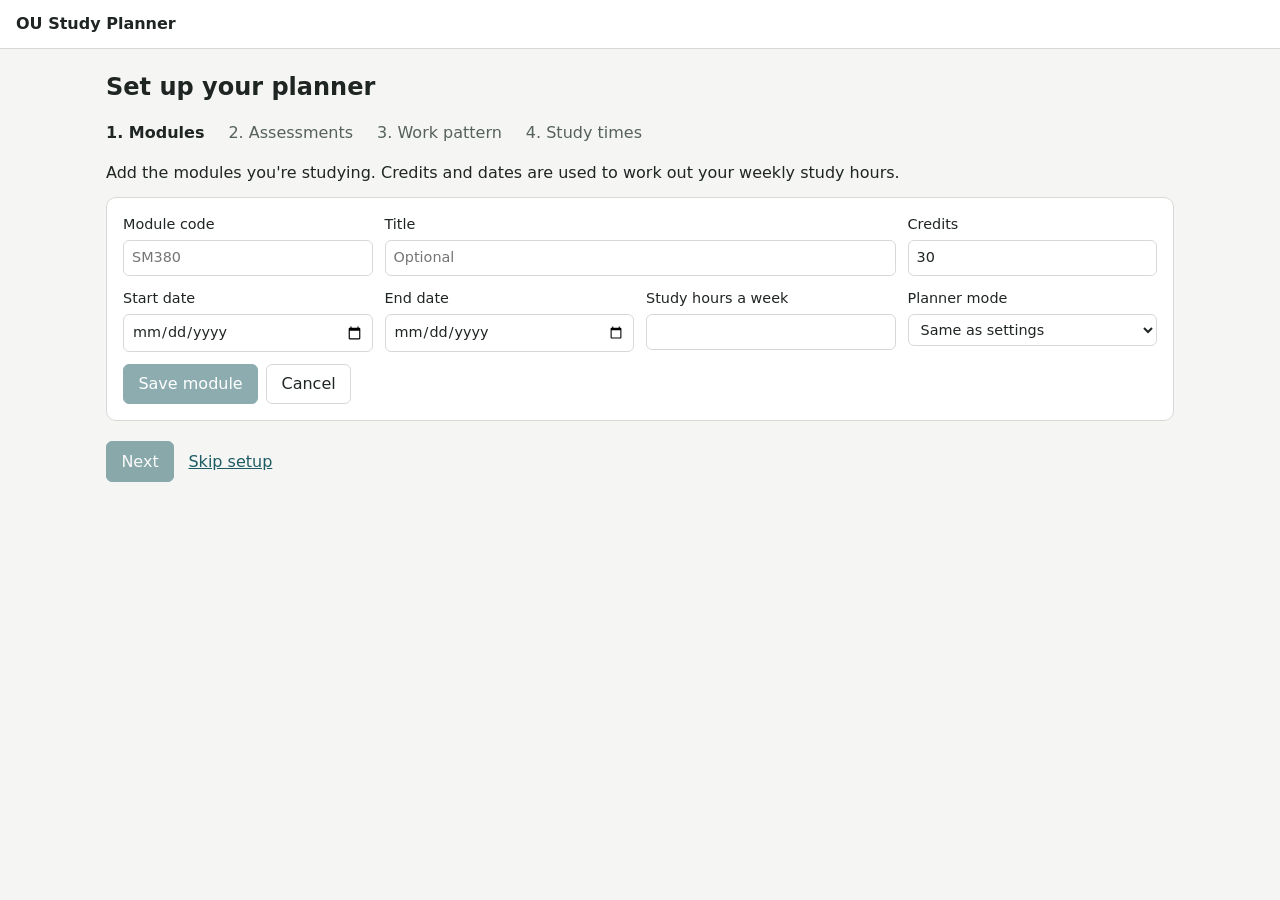
<file: index.html>
<!doctype html>
<html lang="en-GB">
<head>
  <meta charset="utf-8">
  <meta name="viewport" content="width=device-width, initial-scale=1">
  <title>OU Study Planner</title>
  <meta name="description" content="Plan OU study around work, tutorials and deadlines">
  <meta name="theme-color" content="#1d5c63">
  <link rel="manifest" href="manifest.json">
  <link rel="icon" href="icons/icon-192.png">
  <link rel="apple-touch-icon" href="icons/icon-180.png">
  <link rel="stylesheet" href="css/theme.css">
  <link rel="stylesheet" href="css/app.css">
  <script>
    // set theme early to avoid a flash
    try {
      const theme = localStorage.getItem('theme')
      if (theme === 'light' || theme === 'dark') document.documentElement.dataset.theme = theme
    } catch {}

    // an update can leave a mix of old and new files for one load, reload once to get the new set
    window.addEventListener('error', event => {
      if (!/does not provide an export|is not defined/.test(event.message)) return
      try {
        if (sessionStorage.getItem('reloaded')) return
        sessionStorage.setItem('reloaded', '1')
      } catch {
        return
      }
      location.reload()
    })
  </script>
</head>
<body>
  <div id="app"></div>
  <noscript>OU Study Planner needs JavaScript turned on.</noscript>
  <script src="vendor/vue.global.prod.js"></script>
  <script src="vendor/dexie.min.js"></script>
  <script src="vendor/fullcalendar.min.js"></script>
  <script type="module" src="js/app.js"></script>
</body>
</html>
</file>
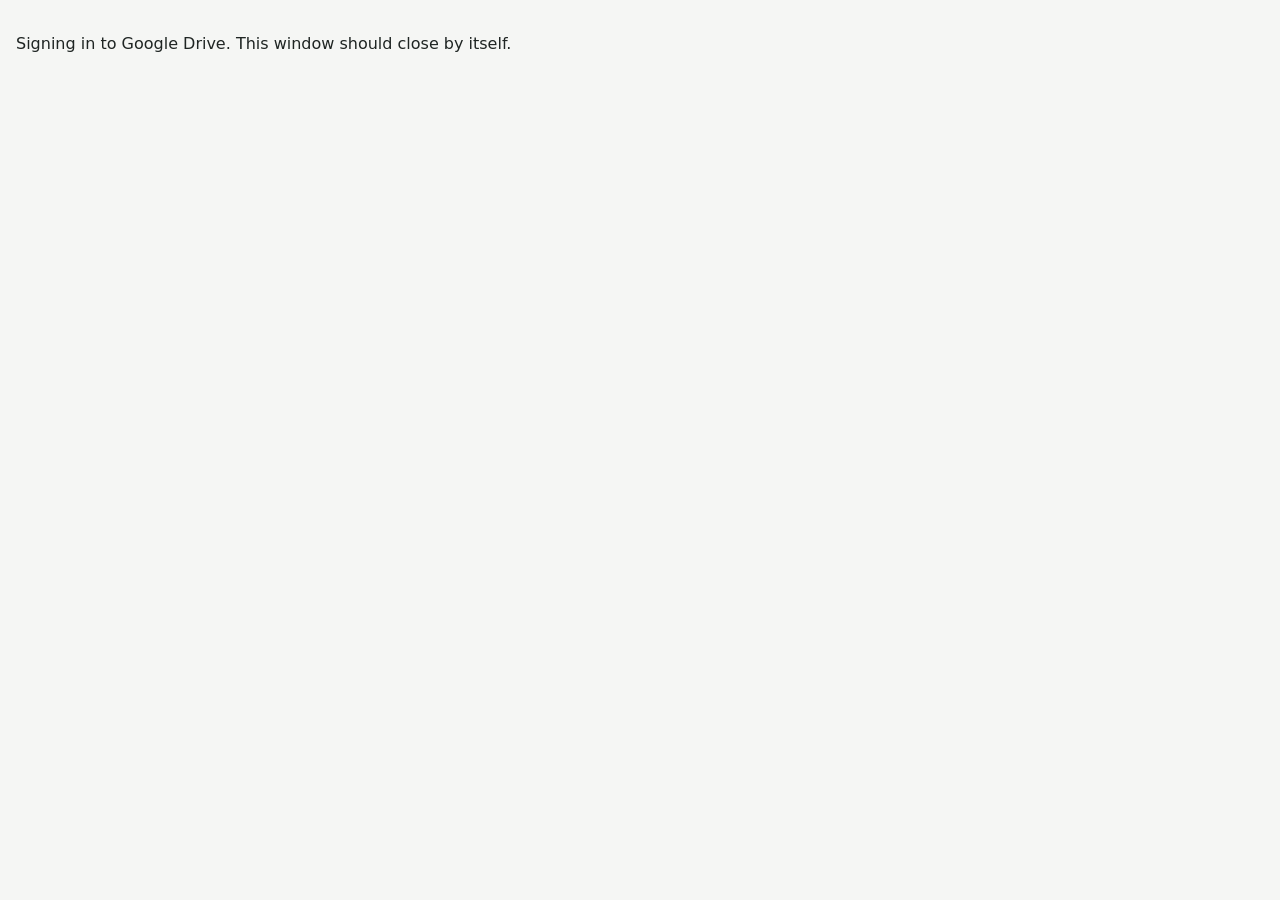
<file: oauth.html>
<!doctype html>
<html lang="en-GB">
<head>
  <meta charset="utf-8">
  <meta name="viewport" content="width=device-width, initial-scale=1">
  <title>Signing in</title>
  <style>
    body { margin: 2rem 1rem; font: 16px/1.5 system-ui, sans-serif; background: #f5f6f4; color: #1f2523; }
    @media (prefers-color-scheme: dark) { body { background: #141917; color: #e5eae7; } }
  </style>
</head>
<body>
  <p>Signing in to Google Drive. This window should close by itself.</p>
  <script>
    // send the token back to the app and close
    const params = new URLSearchParams(location.hash.slice(1))
    history.replaceState(null, '', location.pathname)
    localStorage.setItem('drive-result', JSON.stringify({
      state: params.get('state'),
      token: params.get('access_token'),
      expiresIn: Number(params.get('expires_in')),
      error: params.get('error')
    }))
    window.close()
  </script>
</body>
</html>
</file>
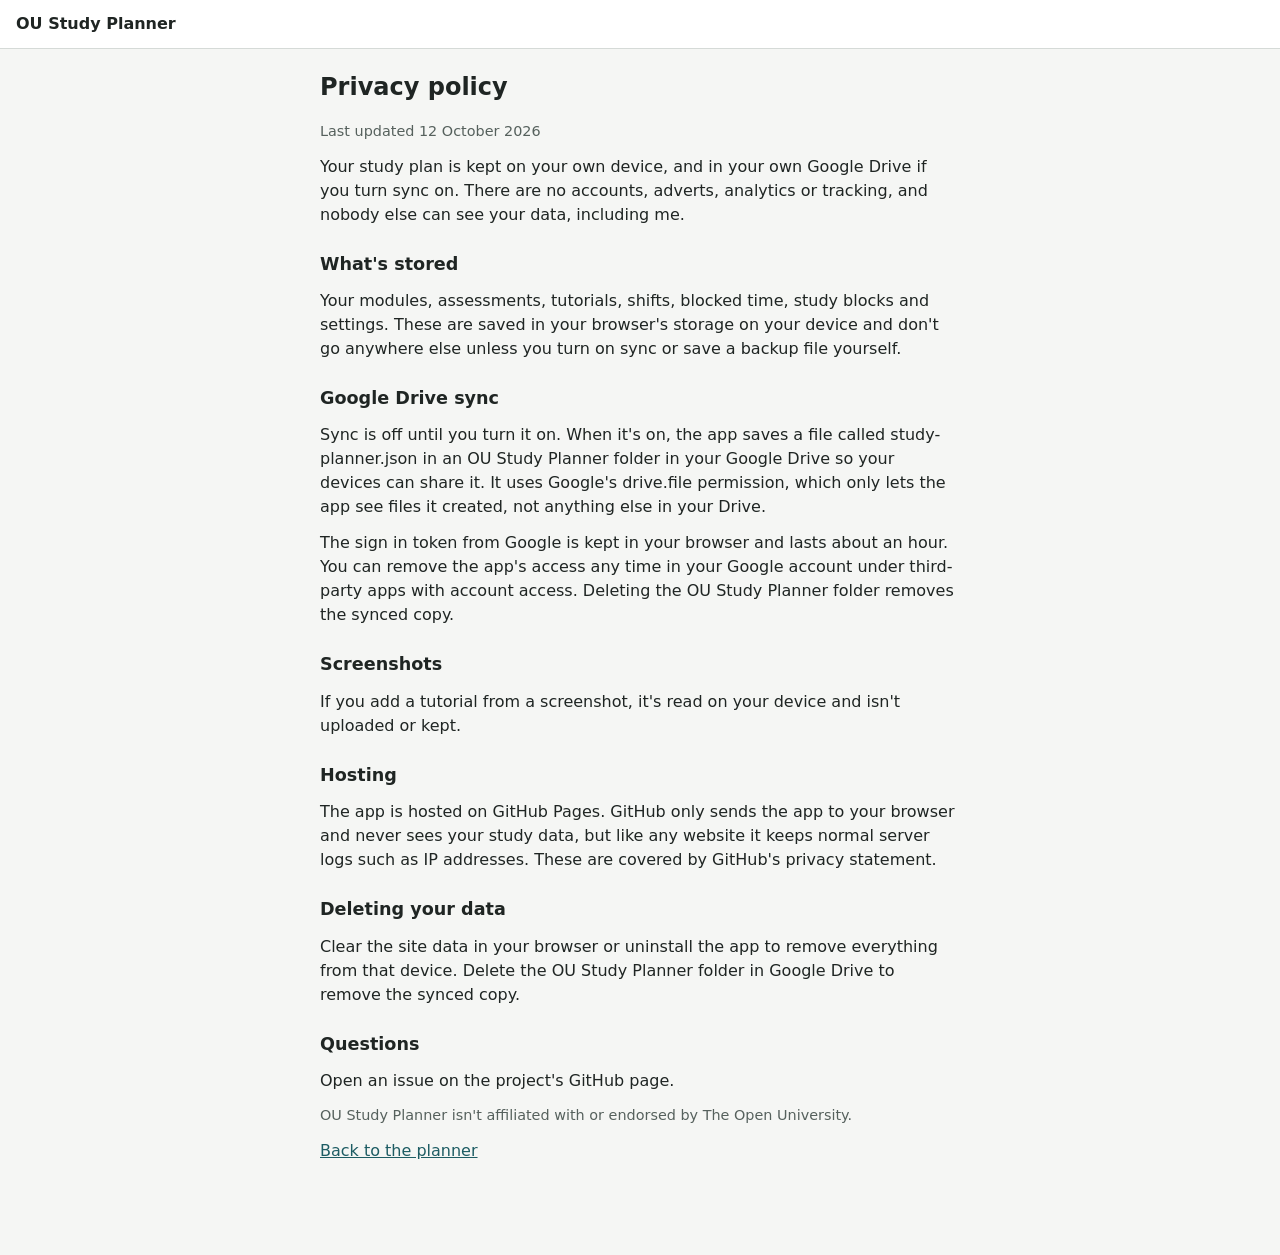
<file: privacy.html>
<!doctype html>
<html lang="en-GB">
<head>
  <meta charset="utf-8">
  <meta name="viewport" content="width=device-width, initial-scale=1">
  <title>Privacy policy - OU Study Planner</title>
  <link rel="stylesheet" href="css/theme.css">
  <link rel="stylesheet" href="css/app.css">
</head>
<body>
  <header class="top">
    <a href="./" class="brand">OU Study Planner</a>
  </header>
  <main class="prose">
    <h1>Privacy policy</h1>
    <p class="hint">Last updated 12 October 2026</p>

    <p>Your study plan is kept on your own device, and in your own Google Drive if you turn sync on. There are no accounts, adverts, analytics or tracking, and nobody else can see your data, including me.</p>

    <h2>What's stored</h2>
    <p>Your modules, assessments, tutorials, shifts, blocked time, study blocks and settings. These are saved in your browser's storage on your device and don't go anywhere else unless you turn on sync or save a backup file yourself.</p>

    <h2>Google Drive sync</h2>
    <p>Sync is off until you turn it on. When it's on, the app saves a file called study-planner.json in an OU Study Planner folder in your Google Drive so your devices can share it. It uses Google's drive.file permission, which only lets the app see files it created, not anything else in your Drive.</p>
    <p>The sign in token from Google is kept in your browser and lasts about an hour. You can remove the app's access any time in your Google account under third-party apps with account access. Deleting the OU Study Planner folder removes the synced copy.</p>

    <h2>Screenshots</h2>
    <p>If you add a tutorial from a screenshot, it's read on your device and isn't uploaded or kept.</p>

    <h2>Hosting</h2>
    <p>The app is hosted on GitHub Pages. GitHub only sends the app to your browser and never sees your study data, but like any website it keeps normal server logs such as IP addresses. These are covered by GitHub's privacy statement.</p>

    <h2>Deleting your data</h2>
    <p>Clear the site data in your browser or uninstall the app to remove everything from that device. Delete the OU Study Planner folder in Google Drive to remove the synced copy.</p>

    <h2>Questions</h2>
    <p>Open an issue on the project's GitHub page.</p>

    <p class="hint">OU Study Planner isn't affiliated with or endorsed by The Open University.</p>
    <p><a href="./">Back to the planner</a></p>
  </main>
</body>
</html>
</file>
<file: css/theme.css>
/* light, text contrast 4.5:1 or better */
:root {
  color-scheme: light;
  --bg: #f5f6f4;
  --surface: #ffffff;
  --text: #1f2523;
  --muted: #56615d;
  --border: #d5dad7;
  --accent: #1d5c63;
  --on-accent: #ffffff;
  --accent-soft: #e2eff0;
  --danger: #a3302a;
  --today: #eef5f5;

  --work: #d3dae2;
  --on-work: #1f2a35;
  --blocked: #f2e2b0;
  --on-blocked: #3d2f05;
  --due: #a3302a;
  --on-due: #ffffff;
  --tutorial: #ddd3f0;
  --on-tutorial: #2b1d4a;
  --study: #1d5c63;
  --on-study: #ffffff;
  --suggested: #e2eff0;
  --on-suggested: #123b40;
  --free: #8fc79a;
  --warn-bg: #fbeee0;
  --warn-text: #5a2d00;

  /* one colour per module, cycling after five */
  --mod-0: #1d5c63; --mod-1: #8a3b6e; --mod-2: #b5532a; --mod-3: #2f7d4f; --mod-4: #2f5d9e;
  --on-mod: #ffffff;
}

/* dark, chosen or from the system setting */
:root[data-theme="dark"] {
  color-scheme: dark;
  --bg: #141917;
  --surface: #1d2422;
  --text: #e5eae7;
  --muted: #a0aca7;
  --border: #36403c;
  --accent: #74b9c1;
  --on-accent: #0d1716;
  --accent-soft: #23393b;
  --danger: #ec8a82;
  --today: #1f2d2c;

  --work: #3a4552;
  --on-work: #e8edf2;
  --blocked: #5c4b19;
  --on-blocked: #f7ecc8;
  --due: #ec8a82;
  --on-due: #1d0b09;
  --tutorial: #45386a;
  --on-tutorial: #ece6fb;
  --study: #74b9c1;
  --on-study: #0d1716;
  --suggested: #23393b;
  --on-suggested: #d4ecef;
  --free: #3f7a4a;
  --warn-bg: #3b2a17;
  --warn-text: #f6dcbc;

  --mod-0: #74b9c1; --mod-1: #e59ac4; --mod-2: #f0a07a; --mod-3: #8fd3a3; --mod-4: #8fb4f0;
  --on-mod: #0d1716;
}

@media (prefers-color-scheme: dark) {
  :root:not([data-theme="light"]) {
    color-scheme: dark;
    --bg: #141917;
    --surface: #1d2422;
    --text: #e5eae7;
    --muted: #a0aca7;
    --border: #36403c;
    --accent: #74b9c1;
    --on-accent: #0d1716;
    --accent-soft: #23393b;
    --danger: #ec8a82;
    --today: #1f2d2c;

    --work: #3a4552;
    --on-work: #e8edf2;
    --blocked: #5c4b19;
    --on-blocked: #f7ecc8;
    --due: #ec8a82;
    --on-due: #1d0b09;
    --tutorial: #45386a;
    --on-tutorial: #ece6fb;
    --study: #74b9c1;
    --on-study: #0d1716;
    --suggested: #23393b;
    --on-suggested: #d4ecef;
    --free: #3f7a4a;
    --warn-bg: #3b2a17;
    --warn-text: #f6dcbc;

    --mod-0: #74b9c1; --mod-1: #e59ac4; --mod-2: #f0a07a; --mod-3: #8fd3a3; --mod-4: #8fb4f0;
    --on-mod: #0d1716;
  }
}
</file>
<file: css/app.css>
* { box-sizing: border-box; }

body {
  margin: 0;
  background: var(--bg);
  color: var(--text);
  font: 16px/1.5 system-ui, -apple-system, 'Segoe UI', Roboto, sans-serif;
}

h1 { font-size: 1.5rem; margin: 0 0 1rem; }
h2 { font-size: 1.1rem; margin: 0 0 .75rem; }
a { color: var(--accent); }
p { margin: 0 0 .75rem; }

/* header and nav */
.top {
  display: flex;
  align-items: center;
  justify-content: space-between;
  gap: 1rem;
  padding: .75rem 1rem;
  background: var(--surface);
  border-bottom: 1px solid var(--border);
}

.brand { font-weight: 600; color: var(--text); text-decoration: none; }

.top nav { display: flex; gap: .25rem; }

.top nav a {
  padding: .4rem .75rem;
  border-radius: 6px;
  color: var(--text);
  text-decoration: none;
}

.top nav a.active { background: var(--accent-soft); color: var(--accent); font-weight: 600; }

main { max-width: 1100px; margin: 0 auto; padding: 1.25rem 1rem 5rem; }

/* nav moves to the bottom on phones */
@media (max-width: 600px) {
  .top nav {
    position: fixed;
    inset: auto 0 0 0;
    justify-content: space-around;
    padding: .4rem .5rem calc(.4rem + env(safe-area-inset-bottom));
    background: var(--surface);
    border-top: 1px solid var(--border);
    z-index: 10;
  }
}

/* cards and lists */
.card {
  background: var(--surface);
  border: 1px solid var(--border);
  border-radius: 10px;
  padding: 1rem;
  margin-bottom: 1rem;
}

.card-head {
  display: flex;
  justify-content: space-between;
  align-items: flex-start;
  gap: 1rem;
  margin-bottom: .75rem;
}

.card-head h1, .card-head h2 { margin-bottom: .25rem; }
.title { font-weight: 400; }

.summary { display: flex; justify-content: space-between; align-items: center; gap: 1rem; }
.summary p { margin: 0; }

.list { list-style: none; padding: 0; margin: 0 0 1rem; }
.list li { display: flex; flex-wrap: wrap; gap: .25rem 1rem; padding: .5rem 0; border-top: 1px solid var(--border); }
.list li:first-child { border-top: 0; }

.hint { color: var(--muted); font-size: .9rem; }
.hint.error { color: var(--danger); }
.total { font-weight: 600; }

/* forms */
input, select, button { font: inherit; color: inherit; }

input, select {
  padding: .4rem .5rem;
  background: var(--surface);
  border: 1px solid var(--border);
  border-radius: 6px;
  min-width: 0;
}

input:focus-visible, select:focus-visible, button:focus-visible, a:focus-visible {
  outline: 2px solid var(--accent);
  outline-offset: 1px;
}

.grid {
  display: grid;
  grid-template-columns: repeat(auto-fill, minmax(200px, 1fr));
  gap: .75rem;
  margin-bottom: .75rem;
}

.grid label { display: flex; flex-direction: column; gap: .25rem; font-size: .9rem; }
.grid .wide { grid-column: span 2; }

@media (max-width: 480px) {
  .grid .wide { grid-column: auto; }
}

.row { display: flex; flex-wrap: wrap; align-items: center; gap: .5rem; margin-bottom: .5rem; }

.check { display: flex; align-items: center; gap: .5rem; margin: .5rem 0; }

fieldset { border: 0; padding: 0; margin: .75rem 0; display: flex; flex-wrap: wrap; gap: 0 1rem; }
legend { font-size: .9rem; padding: 0; margin-bottom: .25rem; }

.segmented { display: inline-flex; border: 1px solid var(--border); border-radius: 8px; overflow: hidden; }
.segmented label { padding: .4rem .9rem; cursor: pointer; }
.segmented label + label { border-left: 1px solid var(--border); }
.segmented input { position: absolute; opacity: 0; pointer-events: none; }
.segmented label:has(input:checked) { background: var(--accent); color: var(--on-accent); }
.segmented label:has(input:focus-visible) { outline: 2px solid var(--accent); outline-offset: -2px; }

/* buttons */
button {
  padding: .45rem .9rem;
  background: var(--surface);
  border: 1px solid var(--border);
  border-radius: 6px;
  cursor: pointer;
}

button:disabled { opacity: .5; cursor: not-allowed; }
button.primary { background: var(--accent); border-color: var(--accent); color: var(--on-accent); }
button.link { background: none; border: 0; padding: .25rem .4rem; color: var(--accent); text-decoration: underline; }
button.danger, button.link.danger { color: var(--danger); }

.actions { display: flex; flex-wrap: wrap; gap: .5rem; align-items: center; }
.actions.spaced { margin-top: 1.25rem; }

/* setup steps */
.steps { display: flex; gap: 1.5rem; padding: 0; margin: 0 0 1rem; list-style: none; counter-reset: step; }
.steps li { color: var(--muted); counter-increment: step; }
.steps li::before { content: counter(step) '. '; }
.steps li.current { color: var(--text); font-weight: 600; }

/* assessment parts */
.part {
  display: flex;
  flex-wrap: wrap;
  align-items: center;
  gap: .5rem .75rem;
  padding: .5rem 0;
  border-top: 1px solid var(--border);
}

.part-title { flex: 1 1 12rem; }
.part label { display: flex; align-items: center; gap: .3rem; font-size: .9rem; }
.part input[type="number"] { width: 4.5rem; }
.part.done .part-title { text-decoration: line-through; color: var(--muted); }

.progress-wrap { margin-top: 1rem; }
.progress { height: 8px; background: var(--border); border-radius: 4px; overflow: hidden; margin-bottom: .4rem; }
.progress span { display: block; height: 100%; background: var(--accent); }

/* week calendar */
.key { display: flex; flex-wrap: wrap; gap: 1rem; margin-bottom: .75rem; font-size: .9rem; }
.key span { display: flex; align-items: center; gap: .4rem; }
.swatch { width: .9rem; height: .9rem; border-radius: 3px; background: var(--fc-event-bg-color); }

.calendar { padding: .5rem; }

.fc {
  --fc-border-color: var(--border);
  --fc-page-bg-color: var(--surface);
  --fc-neutral-bg-color: var(--bg);
  --fc-today-bg-color: var(--today);
  --fc-now-indicator-color: var(--danger);
  --fc-button-text-color: var(--text);
  --fc-button-bg-color: var(--surface);
  --fc-button-border-color: var(--border);
  --fc-button-hover-bg-color: var(--accent-soft);
  --fc-button-hover-border-color: var(--border);
  --fc-button-active-bg-color: var(--accent);
  --fc-button-active-border-color: var(--accent);
}

.fc .fc-button-primary:not(:disabled).fc-button-active { color: var(--on-accent); }
.fc .fc-toolbar-title { font-size: 1.1rem; }
.fc .fc-toolbar { flex-wrap: wrap; gap: .5rem; }

.ev-work { --fc-event-bg-color: var(--work); --fc-event-border-color: var(--work); --fc-event-text-color: var(--on-work); }
.ev-blocked { --fc-event-bg-color: var(--blocked); --fc-event-border-color: var(--blocked); --fc-event-text-color: var(--on-blocked); }
.ev-due { --fc-event-bg-color: var(--due); --fc-event-border-color: var(--due); --fc-event-text-color: var(--on-due); }

.ev-tutorial { --fc-event-bg-color: var(--tutorial); --fc-event-border-color: var(--tutorial); --fc-event-text-color: var(--on-tutorial); }
.ev-study { --fc-event-bg-color: var(--study); --fc-event-border-color: var(--study); --fc-event-text-color: var(--on-study); }
.ev-free { --fc-event-bg-color: var(--free); }

/* each module has its own colour, tma work has a stripe down the left */
.mod-0 { --study: var(--mod-0); --on-study: var(--on-mod); }
.mod-1 { --study: var(--mod-1); --on-study: var(--on-mod); }
.mod-2 { --study: var(--mod-2); --on-study: var(--on-mod); }
.mod-3 { --study: var(--mod-3); --on-study: var(--on-mod); }
.mod-4 { --study: var(--mod-4); --on-study: var(--on-mod); }
.fc-event.ev-tma .fc-event-main, .swatch.ev-tma { box-shadow: inset 4px 0 0 rgba(0, 0, 0, .35); }

/* dashed until accepted */
.ev-suggested { --fc-event-bg-color: var(--suggested); --fc-event-border-color: var(--study); --fc-event-text-color: var(--on-suggested); }
.fc-event.ev-suggested { border-style: dashed; border-width: 2px; }
.fc .fc-bg-event.ev-free { opacity: .25; }
.swatch.ev-free { opacity: .5; }

/* page header, notices and panels */
.page-head { display: flex; flex-wrap: wrap; justify-content: space-between; align-items: center; gap: .5rem; margin-bottom: 1rem; }
.page-head h1 { margin: 0; }

.notice {
  padding: .75rem 1rem;
  margin-bottom: 1rem;
  border-radius: 8px;
  background: var(--accent-soft);
}

.notice p:last-child { margin: 0; }
.notice.warn { background: var(--warn-bg); color: var(--warn-text); }

.panel { border-color: var(--accent); }
.panel p { margin-bottom: .4rem; }

.grow { flex: 1 1 auto; }
.list li { align-items: flex-start; }
.list li p { margin: 0; }

textarea {
  width: 100%;
  margin: .5rem 0;
  padding: .5rem;
  font: inherit;
  color: inherit;
  background: var(--surface);
  border: 1px solid var(--border);
  border-radius: 6px;
}

.paste { margin-top: 1rem; }
.grid .hint { font-size: .8rem; }
.stack { display: flex; flex-direction: column; gap: .25rem; max-width: 22rem; margin-bottom: .75rem; }

/* sync paused banner */
.banner {
  display: flex;
  flex-wrap: wrap;
  align-items: center;
  gap: .25rem .75rem;
  padding: .5rem 1rem;
  background: var(--warn-bg);
  color: var(--warn-text);
}

.banner .link { color: inherit; }
.banner .error { font-size: .9rem; }

h3 { font-size: 1rem; margin: 1.25rem 0 .5rem; }
.spaced-top { margin-top: .75rem; }

/* time zone search results */
.zone-picker { max-width: 26rem; }
.results { list-style: none; padding: 0; margin: 0 0 .75rem; border: 1px solid var(--border); border-radius: 6px; }
.results li + li { border-top: 1px solid var(--border); }
.results button { width: 100%; text-align: left; border: 0; border-radius: 0; display: flex; justify-content: space-between; gap: 1rem; }
.results button:hover { background: var(--accent-soft); }
.results .hint { padding: .4rem .9rem; display: block; }

/* done blocks */
.ev-done { --fc-event-bg-color: var(--border); --fc-event-border-color: var(--border); --fc-event-text-color: var(--muted); }

/* today check ins */
.check-in {
  display: flex;
  flex-wrap: wrap;
  align-items: center;
  gap: .5rem .75rem;
  padding: .6rem 0;
  border-top: 1px solid var(--border);
}

.check-in:first-of-type { border-top: 0; }
.check-in p { margin: 0; }
.check-in label { display: flex; align-items: center; gap: .3rem; font-size: .9rem; }
.check-in input[type="number"] { width: 4.5rem; }

.todos { margin-bottom: 1rem; }

/* fit five nav items on a phone */
@media (max-width: 600px) {
  .top nav a { padding: .4rem .5rem; font-size: .9rem; }
}

/* privacy page */
.prose { max-width: 42rem; }
.prose h2 { margin-top: 1.5rem; }

/* blocks that clash with work, blocked time or study hours */
.fc-event.ev-clash { outline: 2px solid var(--danger); outline-offset: -2px; }
.swatch.ev-clash-key { background: transparent; border: 2px solid var(--danger); }

/* month view */
.fc .fc-daygrid-day-number { color: var(--accent); }
.fc .fc-daygrid-event { font-size: .8rem; }

/* study days table */
.days { display: grid; gap: .4rem; margin-bottom: 1rem; }
.day-row { display: grid; grid-template-columns: 9rem 7rem 7rem 6rem auto; gap: .5rem; align-items: center; }
.day-row .check { margin: 0; }
.day-head { font-size: .85rem; color: var(--muted); }
.day-row.off input[type="time"], .day-row.off input[type="number"] { opacity: .4; }

@media (max-width: 600px) {
  .day-row { grid-template-columns: 1fr 1fr; }
  .day-row > .check:first-child { grid-column: 1 / -1; font-weight: 600; }
  .day-head { display: none; }
  .day-row { padding: .5rem 0; border-top: 1px solid var(--border); }
}

/* more options */
details summary { cursor: pointer; font-weight: 600; font-size: 1.1rem; }
details[open] summary { margin-bottom: .75rem; }
.plan-range { display: flex; gap: .4rem; }

/* submitted assessments */
.fc-event.ev-submitted { opacity: .45; text-decoration: line-through; }
.list li .submitted { margin: 0 0 0 auto; font-size: .9rem; }

/* catch up form inside a module card */
.panel-inline { border: 1px solid var(--accent); border-radius: 8px; padding: .75rem; margin-bottom: 1rem; }
.panel-inline .row label { display: flex; flex-direction: column; gap: .25rem; font-size: .9rem; }
.panel-inline input[type="number"] { width: 6rem; }
.catch-up { color: var(--accent); }

/* on a phone the time and title share a line, so most blocks fit in two */
@media (max-width: 600px) {
  .fc-timegrid-event .fc-event-main-frame { flex-direction: row; flex-wrap: wrap; gap: 0 .3rem; align-items: baseline; }
  .fc-timegrid-event .fc-event-main { font-size: .78rem; }
  .fc .fc-timegrid-slot-label-cushion, .fc .fc-col-header-cell-cushion { font-size: .85rem; }
  .fc .fc-timegrid-axis-cushion { font-size: .8rem; }
}

/* keep block text readable when a block is short */
.fc-timegrid-event .fc-event-main { font-size: .8rem; line-height: 1.25; overflow: hidden; }
.fc-timegrid-event .fc-event-time { font-size: .75rem; }
.fc-timegrid-event-short .fc-event-main-frame { flex-direction: row; gap: .3rem; align-items: baseline; }
.fc-timegrid-event-short .fc-event-time::after { content: ''; }
.fc-timegrid-event-short .fc-event-title { white-space: nowrap; overflow: hidden; text-overflow: ellipsis; }

/* drive connect choice */
.choice { margin: .75rem 0; }
.choice .hint { margin: .3rem 0 0; }

/* new version ready */
.banner.update { background: var(--accent-soft); color: var(--text); }
.banner.update .link { color: var(--accent); }

/* shown only on a phone, or only on anything wider */
@media (min-width: 601px) { .narrow-only { display: none !important; } }
@media (max-width: 600px) { .wide-only { display: none !important; } }

/* sync status in the header */
.sync { margin-left: auto; font-size: .85rem; color: var(--muted); white-space: nowrap; }
.sync a, .sync .link { color: inherit; padding: 0; }

/* undo after removing something */
.toast {
  position: fixed;
  left: 50%;
  bottom: 1.25rem;
  transform: translateX(-50%);
  z-index: 12;
  display: flex;
  align-items: center;
  gap: .75rem;
  max-width: calc(100vw - 2rem);
  padding: .6rem 1rem;
  background: var(--text);
  color: var(--bg);
  border-radius: 8px;
  box-shadow: 0 4px 16px rgba(0, 0, 0, .3);
}

.toast .link { color: inherit; font-weight: 600; }

/* a label beside its field */
label.inline { display: flex; flex-wrap: wrap; align-items: center; gap: .4rem; font-size: .9rem; }
.panel label.inline { margin-bottom: .5rem; }

/* each module's usual day */
.usual-days { display: flex; flex-wrap: wrap; gap: .5rem 1.25rem; margin: .25rem 0 .75rem 1.6rem; }
.usual-days .hint { flex-basis: 100%; margin: 0; }

/* check ins: what it was on one line, the buttons on the next */
.check-in .grow { flex: 1 1 100%; }

/* folded away text */
.below-calendar summary, details.notice summary { font-size: .95rem; font-weight: 400; }
.below-calendar details { margin-bottom: .75rem; }
.below-calendar .key { margin: 0; }

/* the week on a phone: the calendar comes first and everything else gets out of its way */
@media (max-width: 600px) {
  .page-head { margin-bottom: .6rem; }
  .page-head h1 { display: none; }
  .page-head .actions { width: 100%; }
  .plan-range, .plan-range select { flex: 1; }

  .key { gap: .3rem .9rem; margin-bottom: .5rem; font-size: .85rem; }

  /* edge to edge, so the day columns get every pixel */
  .calendar.card { margin: 0 -1rem 1rem; padding: .35rem 0 0; border-left: 0; border-right: 0; border-radius: 0; }
  .fc .fc-header-toolbar { flex-wrap: nowrap; margin-bottom: .4rem; padding: 0 .5rem; }
  .fc .fc-toolbar-title { font-size: 1rem; }

  /* the view buttons stay in reach above the nav while the calendar scrolls */
  .fc .fc-footer-toolbar {
    position: sticky;
    bottom: calc(3.3rem + env(safe-area-inset-bottom));
    z-index: 4;
    justify-content: center;
    margin: 0;
    padding: .4rem .5rem;
    background: var(--surface);
    border-top: 1px solid var(--border);
  }

  /* block details and new blocks open as a sheet above the nav, wherever the page is scrolled to */
  .panel {
    position: fixed;
    left: .5rem;
    right: .5rem;
    bottom: calc(3.6rem + env(safe-area-inset-bottom));
    z-index: 9;
    max-height: 60vh;
    margin: 0;
    overflow: auto;
    box-shadow: 0 -6px 24px rgba(0, 0, 0, .35);
  }

  .toast { bottom: calc(4.2rem + env(safe-area-inset-bottom)); }
}
</file>
